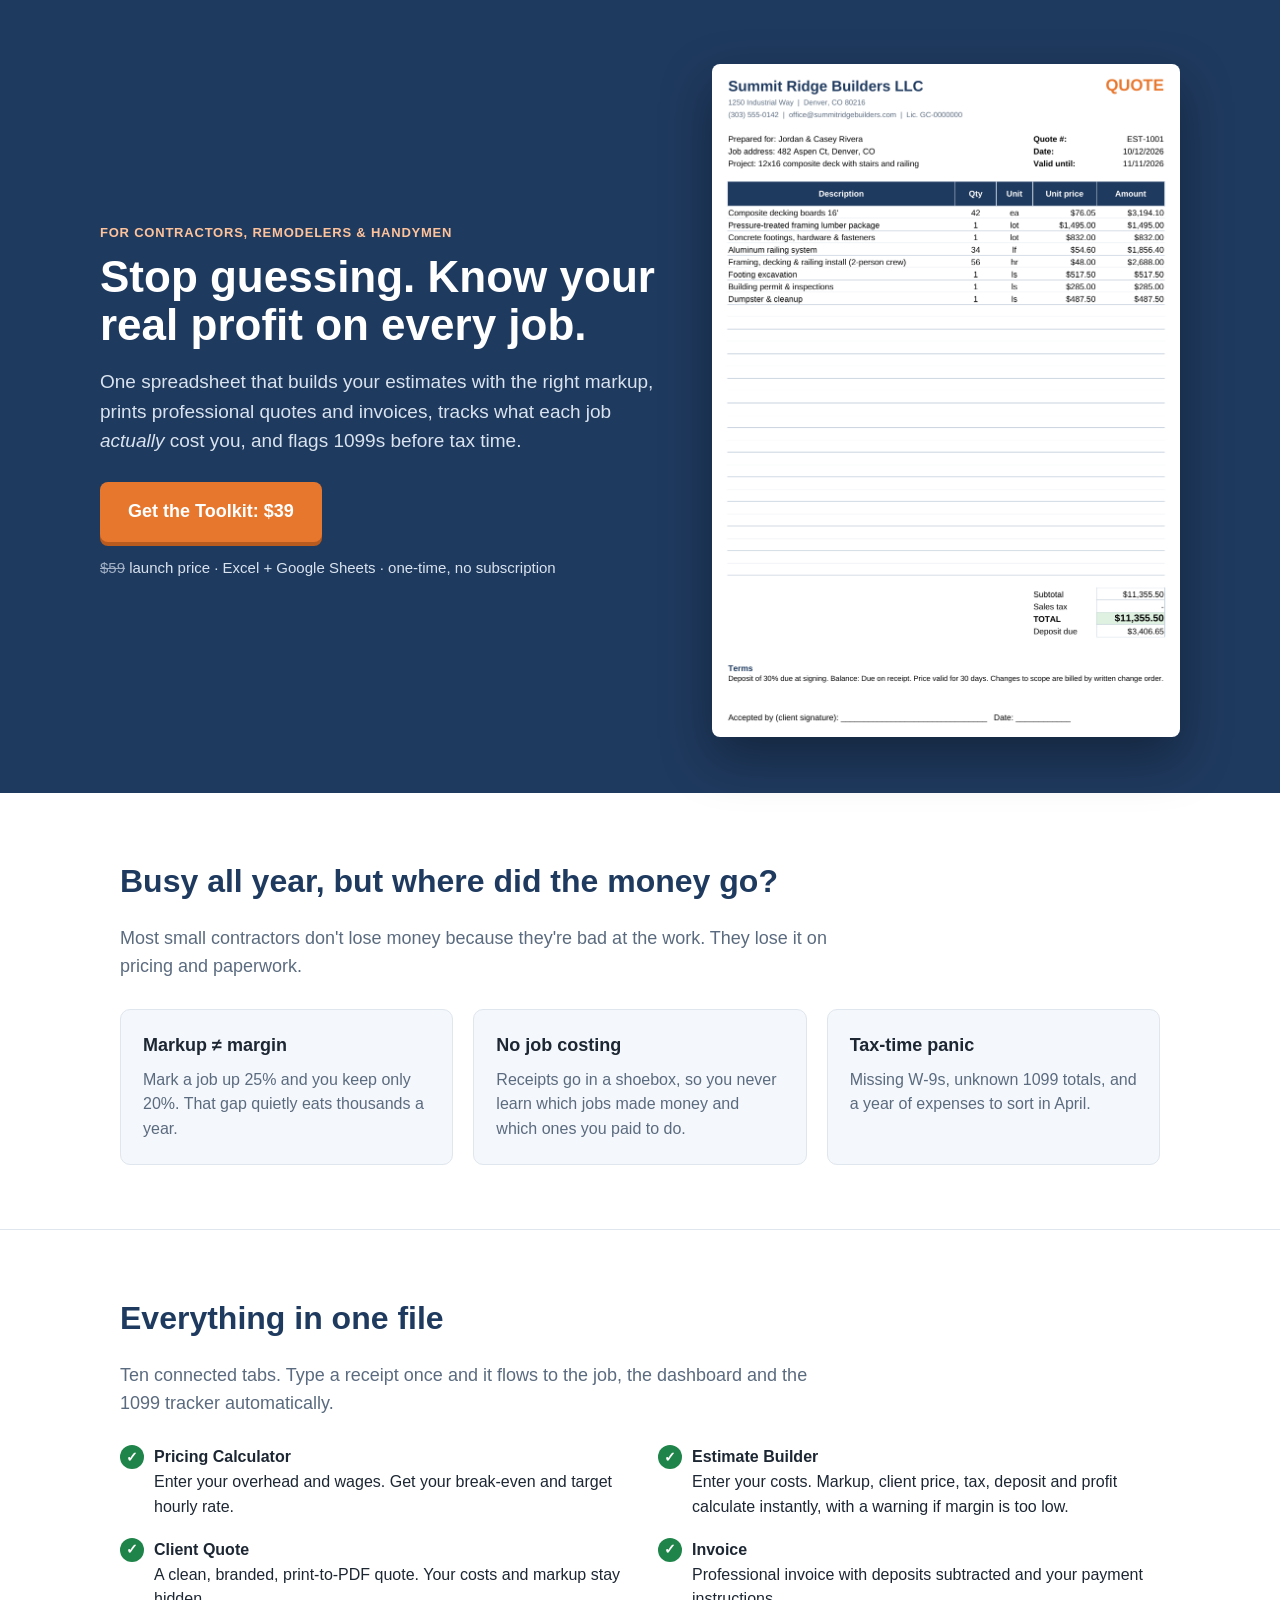
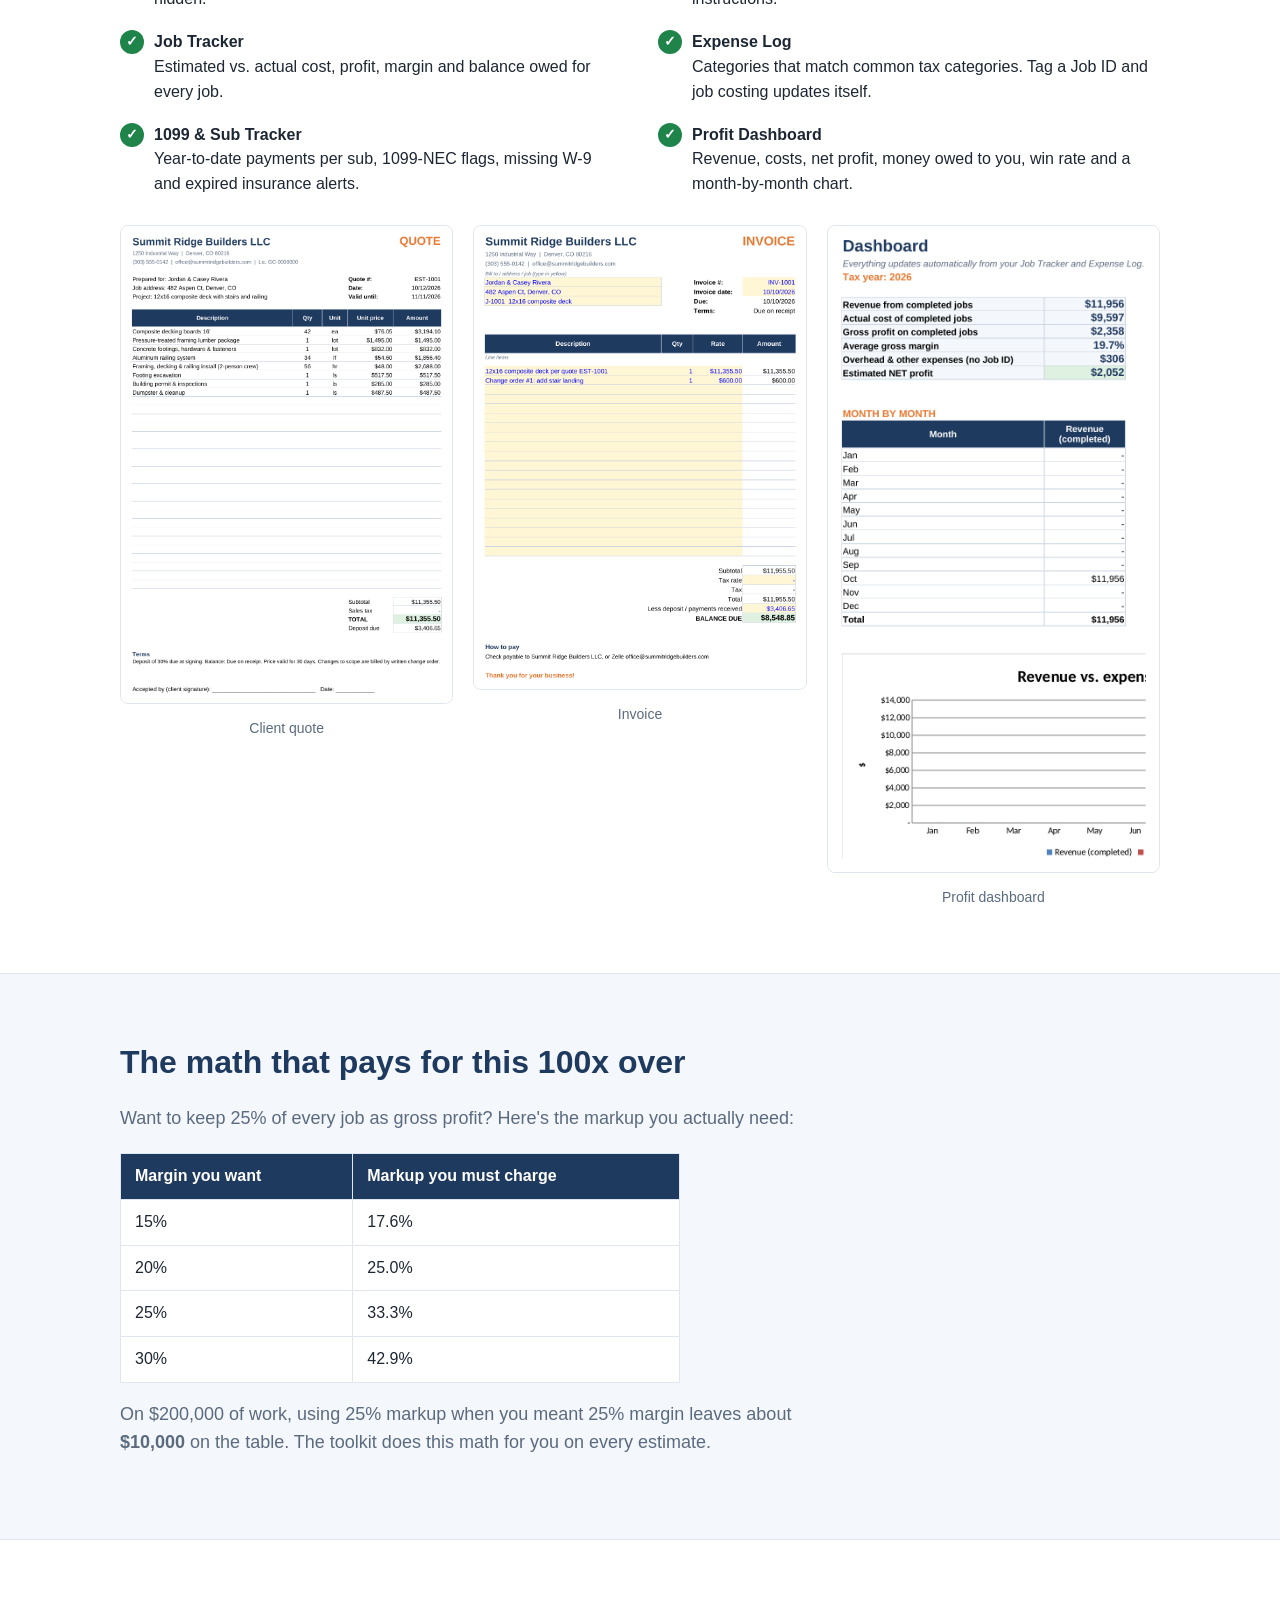
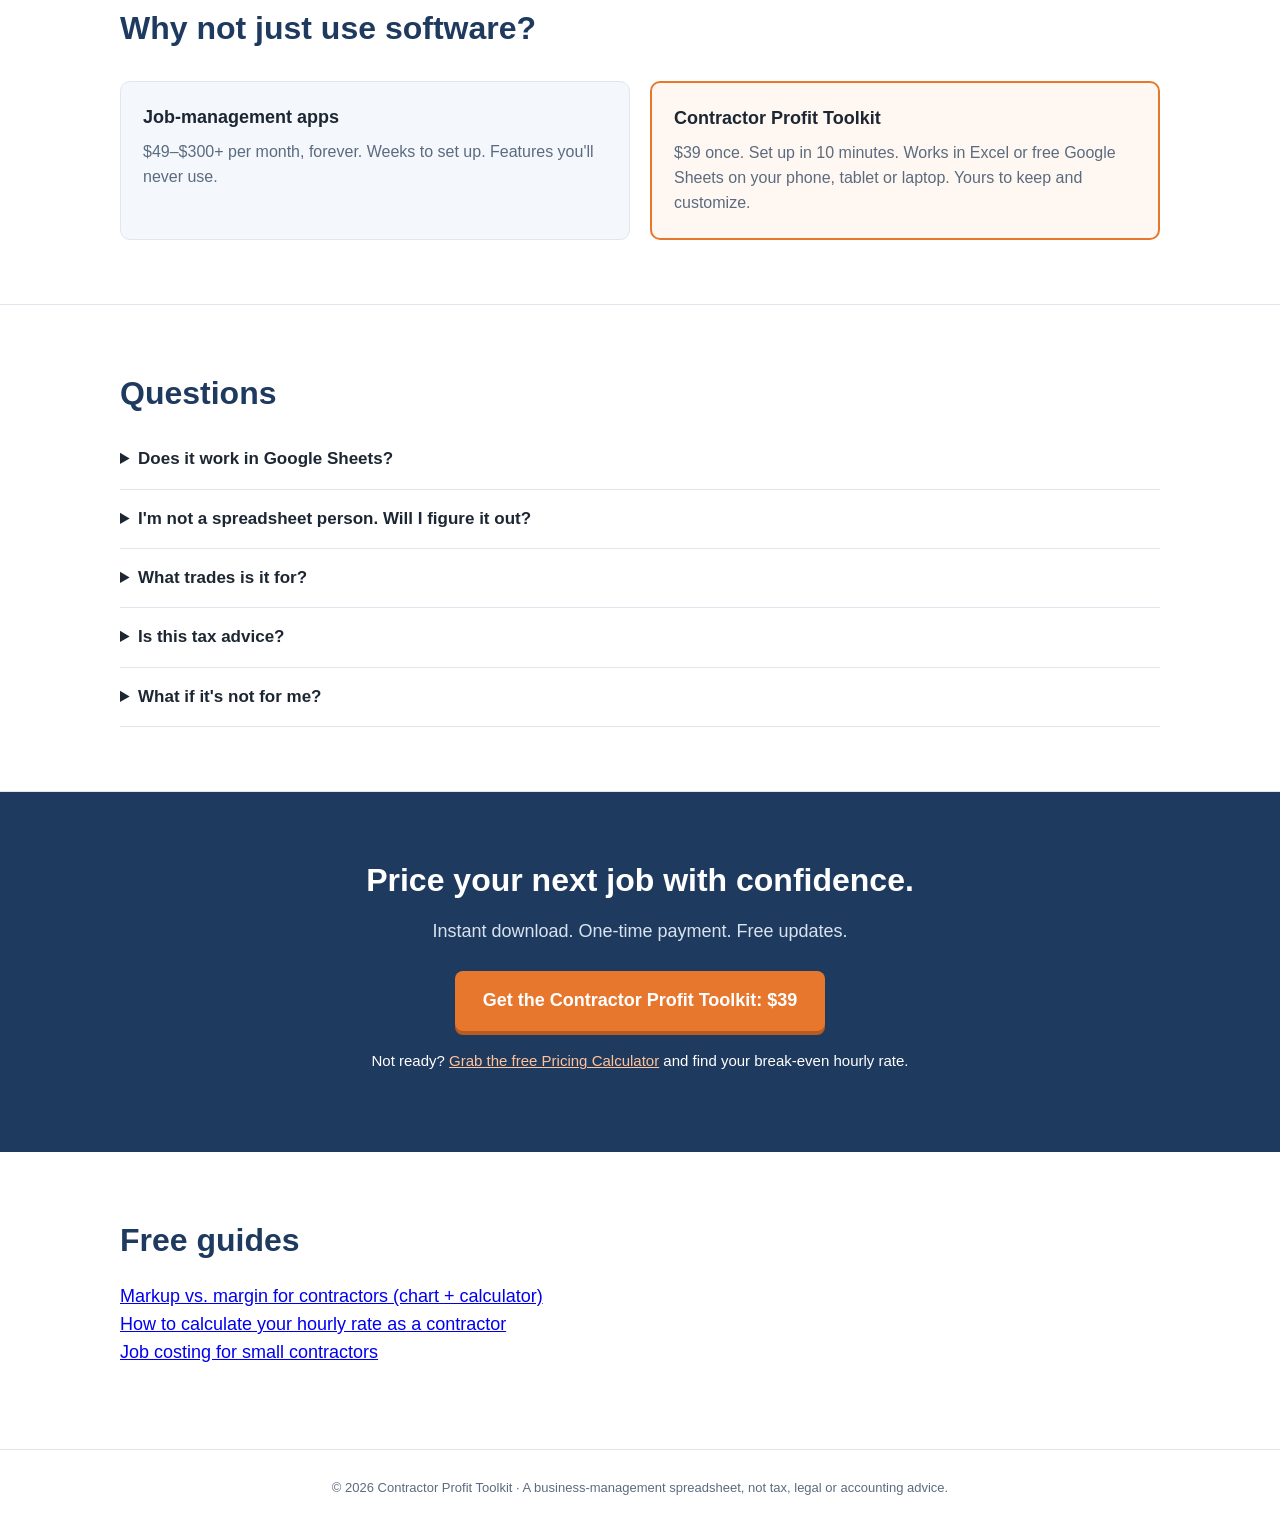
<file: index.html>
<!doctype html>
<html lang="en">
<head>
<meta charset="utf-8">
<meta name="viewport" content="width=device-width, initial-scale=1">
<title>Contractor Estimate &amp; Job Costing Spreadsheet (Excel + Google Sheets) | Contractor Profit Toolkit</title>
<meta name="description" content="Estimate builder with automatic markup, print-ready quotes and invoices, job costing, expense log, 1099 tracker and profit dashboard for contractors and handymen. Excel and Google Sheets. No monthly fee.">
<meta property="og:title" content="Contractor Profit Toolkit: know your real profit on every job">
<meta property="og:description" content="Estimates, quotes, invoices, job costing and 1099 tracking in one spreadsheet. Excel + Google Sheets. One-time price, no subscription.">
<meta property="og:image" content="img/cover.png">
<link rel="canonical" href="https://hoodmember.github.io/contractor-toolkit/">
<meta name="twitter:card" content="summary_large_image">
<style>
  :root{--navy:#1F3A5F;--orange:#E8772E;--ink:#1d2733;--muted:#5b6b7f;--bg:#ffffff;--soft:#f4f7fb;--line:#dfe6ee;--green:#1e8449}
  *{box-sizing:border-box}
  body{margin:0;font-family:-apple-system,BlinkMacSystemFont,"Segoe UI",Roboto,Arial,sans-serif;color:var(--ink);background:var(--bg);line-height:1.55}
  .wrap{max-width:1080px;margin:0 auto;padding:0 20px}
  header{background:var(--navy);color:#fff}
  .hero{display:grid;grid-template-columns:1.1fr .9fr;gap:40px;align-items:center;padding:64px 0 56px}
  .eyebrow{color:#ffc39b;font-weight:700;letter-spacing:.06em;text-transform:uppercase;font-size:13px}
  h1{font-size:44px;line-height:1.1;margin:10px 0 18px}
  .sub{font-size:19px;color:#d9e3ef;margin:0 0 26px}
  .btn{display:inline-block;background:var(--orange);color:#fff;text-decoration:none;font-weight:700;font-size:18px;padding:16px 28px;border-radius:8px;box-shadow:0 4px 0 #b95a1f}
  .btn:hover{filter:brightness(1.06)}
  .price{margin-top:14px;font-size:15px;color:#d9e3ef}
  .price s{opacity:.7}
  .hero img{width:100%;border-radius:8px;box-shadow:0 20px 50px rgba(0,0,0,.35);background:#fff}
  section{padding:64px 0;border-bottom:1px solid var(--line)}
  h2{font-size:32px;margin:0 0 12px;color:var(--navy)}
  .lead{font-size:18px;color:var(--muted);max-width:720px}
  .pain{display:grid;grid-template-columns:repeat(3,1fr);gap:20px;margin-top:28px}
  .card{background:var(--soft);border:1px solid var(--line);border-radius:10px;padding:22px}
  .card h3{margin:0 0 8px;font-size:18px}
  .card p{margin:0;color:var(--muted)}
  .feat{display:grid;grid-template-columns:repeat(2,1fr);gap:18px 36px;margin-top:28px}
  .feat div{padding-left:34px;position:relative}
  .feat div:before{content:"✓";position:absolute;left:0;top:0;color:#fff;background:var(--green);width:24px;height:24px;border-radius:50%;display:grid;place-items:center;font-weight:700;font-size:14px}
  .feat b{display:block}
  .shots{display:grid;grid-template-columns:repeat(3,1fr);gap:20px;margin-top:28px}
  .shots figure{margin:0}
  .shots img{width:100%;border:1px solid var(--line);border-radius:8px}
  .shots figcaption{font-size:14px;color:var(--muted);margin-top:6px;text-align:center}
  .math{background:var(--soft)}
  .math table{border-collapse:collapse;margin-top:20px;font-size:16px;width:100%;max-width:560px}
  .math td,.math th{border:1px solid var(--line);padding:10px 14px;text-align:left;background:#fff}
  .math th{background:var(--navy);color:#fff}
  .compare{display:grid;grid-template-columns:1fr 1fr;gap:20px;margin-top:28px}
  .compare .card.us{border:2px solid var(--orange);background:#fff7f1}
  .faq details{border-bottom:1px solid var(--line);padding:16px 0}
  .faq summary{font-weight:700;cursor:pointer;font-size:17px}
  .faq p{color:var(--muted);margin:10px 0 0}
  .final{text-align:center;background:var(--navy);color:#fff;border:0}
  .final h2{color:#fff}
  .final .lead{color:#d9e3ef;margin:0 auto 26px}
  .free{margin-top:18px;font-size:15px}
  .free a{color:#ffc39b}
  footer{padding:28px 0;color:var(--muted);font-size:13px;text-align:center}
  @media (max-width:820px){
    .hero{grid-template-columns:1fr;padding:44px 0}
    h1{font-size:34px}
    .pain,.shots,.feat,.compare{grid-template-columns:1fr}
  }
</style>
</head>
<body>
<header>
  <div class="wrap hero">
    <div>
      <div class="eyebrow">For contractors, remodelers &amp; handymen</div>
      <h1>Stop guessing. Know your real profit on every job.</h1>
      <p class="sub">One spreadsheet that builds your estimates with the right markup, prints professional quotes and invoices, tracks what each job <em>actually</em> cost you, and flags 1099s before tax time.</p>
      <a class="btn buy" href="#">Get the Toolkit: $39</a>
      <div class="price"><s>$59</s> launch price · Excel + Google Sheets · one-time, no subscription</div>
    </div>
    <img src="img/quote.png" alt="Print-ready client quote generated by the Contractor Profit Toolkit">
  </div>
</header>

<section>
  <div class="wrap">
    <h2>Busy all year, but where did the money go?</h2>
    <p class="lead">Most small contractors don't lose money because they're bad at the work. They lose it on pricing and paperwork.</p>
    <div class="pain">
      <div class="card"><h3>Markup ≠ margin</h3><p>Mark a job up 25% and you keep only 20%. That gap quietly eats thousands a year.</p></div>
      <div class="card"><h3>No job costing</h3><p>Receipts go in a shoebox, so you never learn which jobs made money and which ones you paid to do.</p></div>
      <div class="card"><h3>Tax-time panic</h3><p>Missing W-9s, unknown 1099 totals, and a year of expenses to sort in April.</p></div>
    </div>
  </div>
</section>

<section>
  <div class="wrap">
    <h2>Everything in one file</h2>
    <p class="lead">Ten connected tabs. Type a receipt once and it flows to the job, the dashboard and the 1099 tracker automatically.</p>
    <div class="feat">
      <div><b>Pricing Calculator</b>Enter your overhead and wages. Get your break-even and target hourly rate.</div>
      <div><b>Estimate Builder</b>Enter your costs. Markup, client price, tax, deposit and profit calculate instantly, with a warning if margin is too low.</div>
      <div><b>Client Quote</b>A clean, branded, print-to-PDF quote. Your costs and markup stay hidden.</div>
      <div><b>Invoice</b>Professional invoice with deposits subtracted and your payment instructions.</div>
      <div><b>Job Tracker</b>Estimated vs. actual cost, profit, margin and balance owed for every job.</div>
      <div><b>Expense Log</b>Categories that match common tax categories. Tag a Job ID and job costing updates itself.</div>
      <div><b>1099 &amp; Sub Tracker</b>Year-to-date payments per sub, 1099-NEC flags, missing W-9 and expired insurance alerts.</div>
      <div><b>Profit Dashboard</b>Revenue, costs, net profit, money owed to you, win rate and a month-by-month chart.</div>
    </div>
    <div class="shots">
      <figure><img src="img/quote.png" alt="Client quote" loading="lazy"><figcaption>Client quote</figcaption></figure>
      <figure><img src="img/invoice.png" alt="Invoice" loading="lazy"><figcaption>Invoice</figcaption></figure>
      <figure><img src="img/dashboard.png" alt="Profit dashboard" loading="lazy"><figcaption>Profit dashboard</figcaption></figure>
    </div>
  </div>
</section>

<section class="math">
  <div class="wrap">
    <h2>The math that pays for this 100x over</h2>
    <p class="lead">Want to keep 25% of every job as gross profit? Here's the markup you actually need:</p>
    <table>
      <tr><th>Margin you want</th><th>Markup you must charge</th></tr>
      <tr><td>15%</td><td>17.6%</td></tr>
      <tr><td>20%</td><td>25.0%</td></tr>
      <tr><td>25%</td><td>33.3%</td></tr>
      <tr><td>30%</td><td>42.9%</td></tr>
    </table>
    <p class="lead" style="margin-top:18px">On $200,000 of work, using 25% markup when you meant 25% margin leaves about <b>$10,000</b> on the table. The toolkit does this math for you on every estimate.</p>
  </div>
</section>

<section>
  <div class="wrap">
    <h2>Why not just use software?</h2>
    <div class="compare">
      <div class="card"><h3>Job-management apps</h3><p>$49–$300+ per month, forever. Weeks to set up. Features you'll never use.</p></div>
      <div class="card us"><h3>Contractor Profit Toolkit</h3><p>$39 once. Set up in 10 minutes. Works in Excel or free Google Sheets on your phone, tablet or laptop. Yours to keep and customize.</p></div>
    </div>
  </div>
</section>

<section class="faq">
  <div class="wrap">
    <h2>Questions</h2>
    <details><summary>Does it work in Google Sheets?</summary><p>Yes. Upload the file to Google Drive and open it with Google Sheets. Every formula, dropdown and chart works in both Google Sheets and Microsoft Excel.</p></details>
    <details><summary>I'm not a spreadsheet person. Will I figure it out?</summary><p>Yellow cells are where you type; everything else is automatic. It comes filled in with a sample deck job so you can see how it all connects before you enter your own.</p></details>
    <details><summary>What trades is it for?</summary><p>General contractors, remodelers, handymen, deck and fence builders, painters, flooring, roofing, landscaping, electricians, plumbers. Anyone who quotes jobs from materials, labor and subs.</p></details>
    <details><summary>Is this tax advice?</summary><p>No. It organizes your numbers so your accountant (or you) can file faster. The 1099 threshold is editable because tax rules change. Confirm specifics with a tax professional.</p></details>
    <details><summary>What if it's not for me?</summary><p>Email within 30 days and you'll get a full refund. No hard feelings.</p></details>
  </div>
</section>

<section class="final">
  <div class="wrap">
    <h2>Price your next job with confidence.</h2>
    <p class="lead">Instant download. One-time payment. Free updates.</p>
    <a class="btn buy" href="#">Get the Contractor Profit Toolkit: $39</a>
    <p class="free">Not ready? <a class="freelink" href="#">Grab the free Pricing Calculator</a> and find your break-even hourly rate.</p>
  </div>
</section>

<section>
  <div class="wrap">
    <h2>Free guides</h2>
    <p class="lead"><a href="guides/markup-vs-margin.html">Markup vs. margin for contractors (chart + calculator)</a><br>
    <a href="guides/contractor-hourly-rate.html">How to calculate your hourly rate as a contractor</a><br>
    <a href="guides/job-costing.html">Job costing for small contractors</a></p>
  </div>
</section>

<footer>
  <div class="wrap">© 2026 Contractor Profit Toolkit · A business-management spreadsheet, not tax, legal or accounting advice.</div>
</footer>

<script>
  // Set these after creating the Gumroad products.
  var BUY_URL = "https://linko42.gumroad.com/l/Contractor-toolkit";
  var FREE_URL = "https://linko42.gumroad.com/l/Free-version";
  document.querySelectorAll("a.buy").forEach(function (a) { a.href = BUY_URL; });
  document.querySelectorAll("a.freelink").forEach(function (a) { a.href = FREE_URL; });
</script>
</body>
</html>
</file>
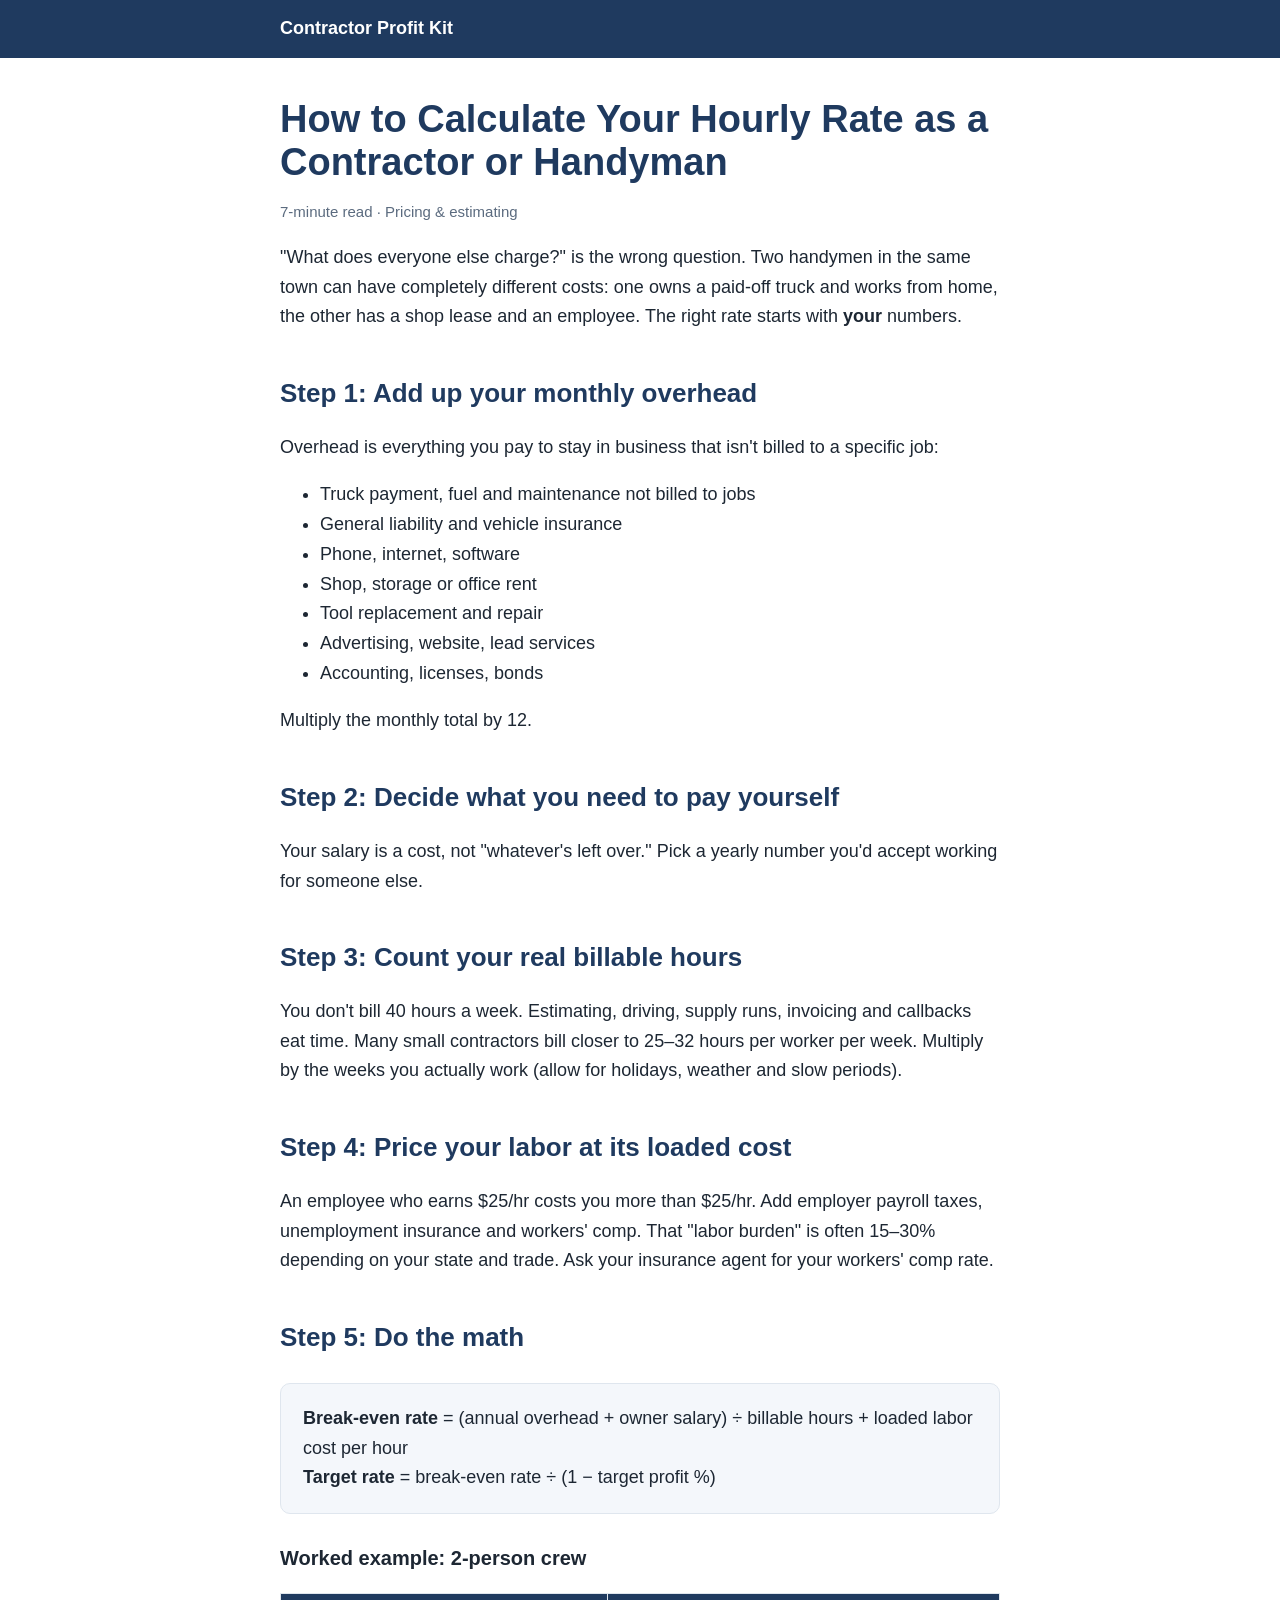
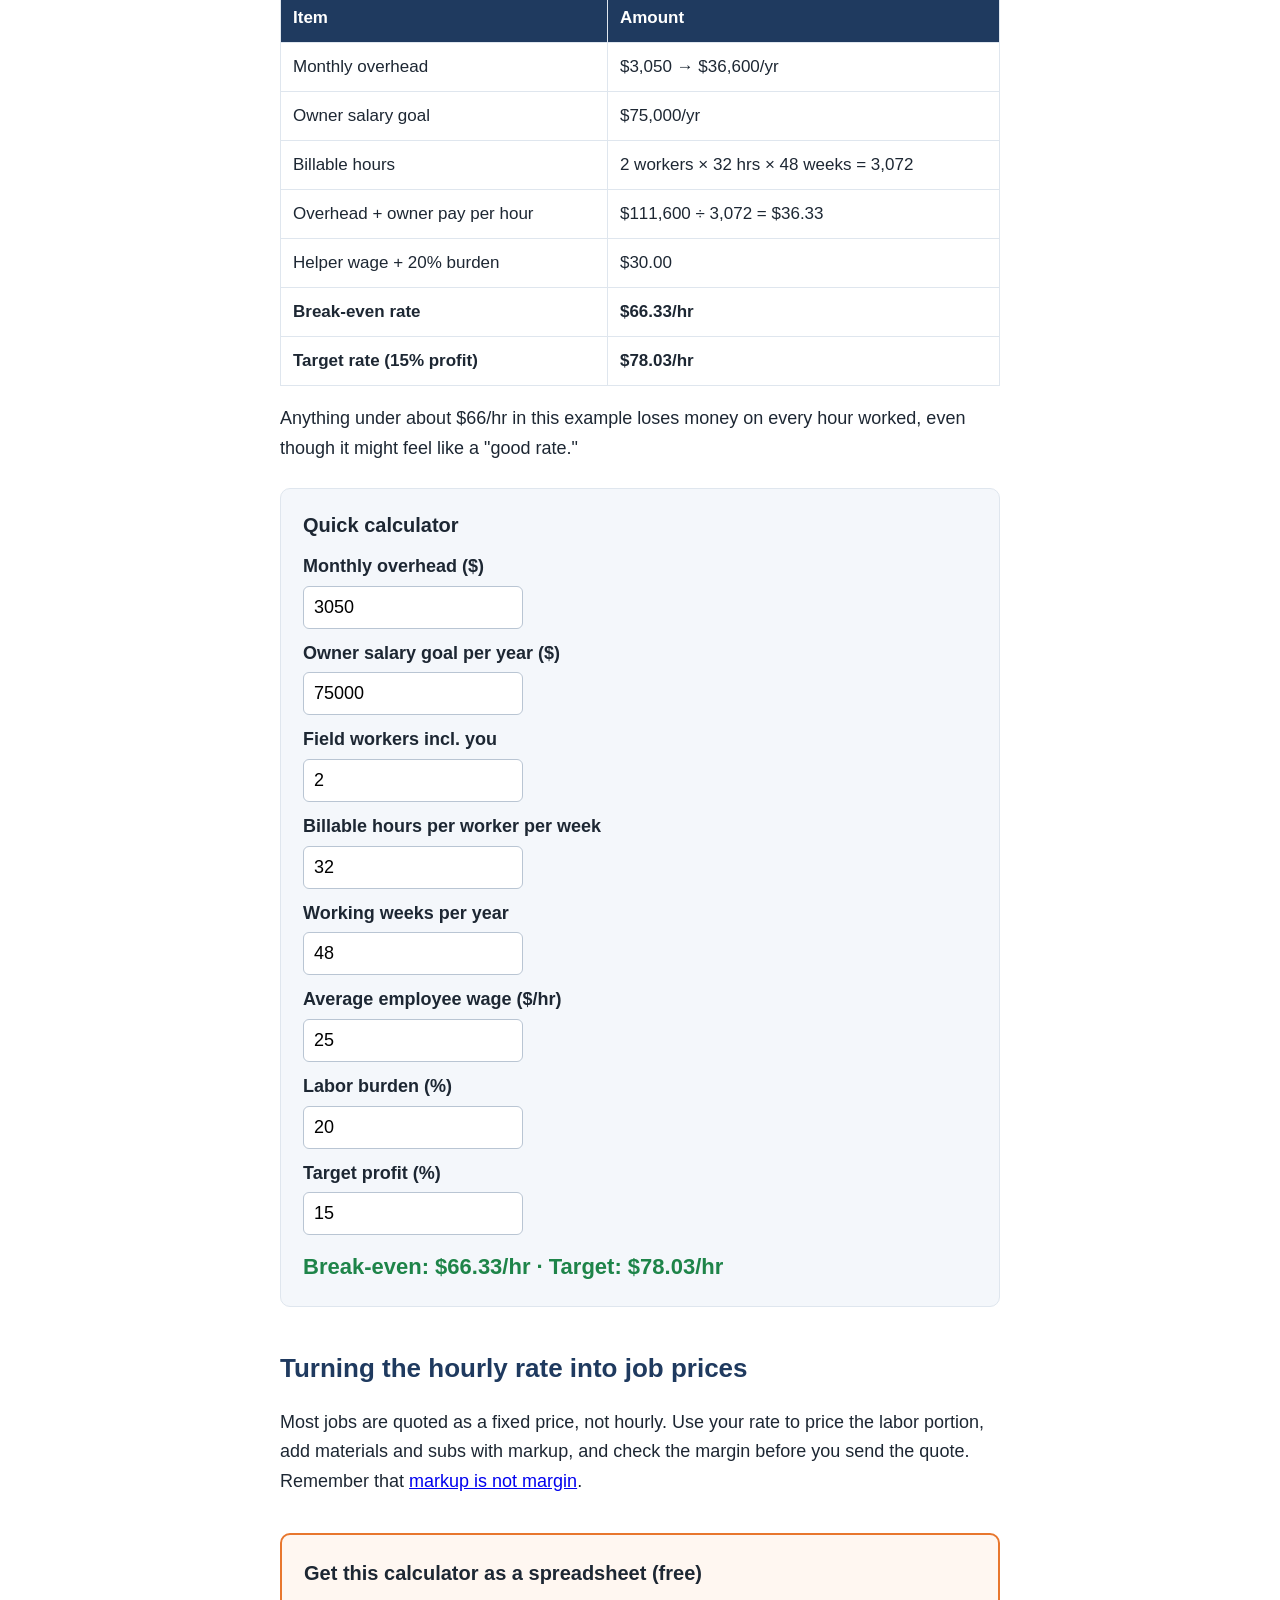
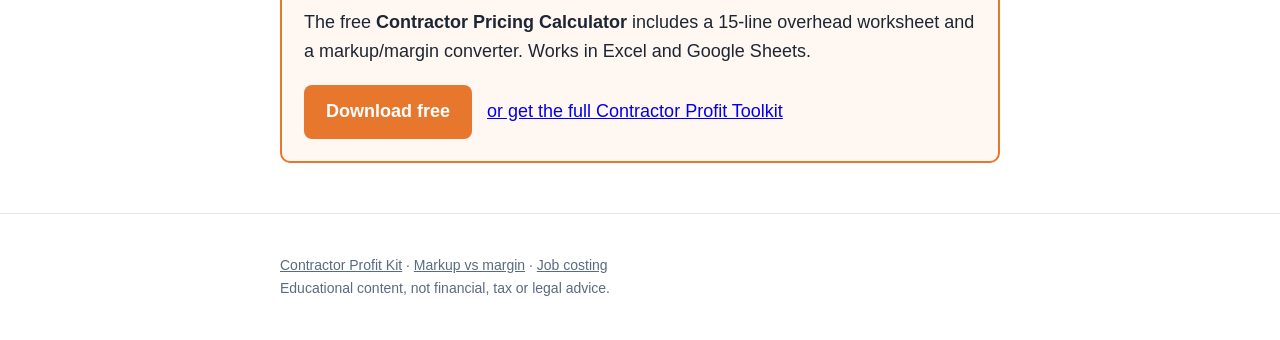
<file: guides/contractor-hourly-rate.html>
<!doctype html>
<html lang="en">
<head>
<meta charset="utf-8">
<meta name="viewport" content="width=device-width, initial-scale=1">
<title>How to Calculate Your Hourly Rate as a Contractor or Handyman (Free Calculator)</title>
<meta name="description" content="Step-by-step: add up your overhead, owner pay and labor burden to find your break-even and target hourly rate as a contractor or handyman. Includes a free calculator.">
<link rel="canonical" href="https://hoodmember.github.io/contractor-toolkit/guides/contractor-hourly-rate.html">
<link rel="stylesheet" href="style.css">
</head>
<body>
<div class="top"><div class="wrap"><a href="../">Contractor Profit Kit</a></div></div>
<main class="wrap">
<h1>How to Calculate Your Hourly Rate as a Contractor or Handyman</h1>
<p class="meta">7-minute read · Pricing & estimating</p>

<p>"What does everyone else charge?" is the wrong question. Two handymen in the same town can have completely different costs: one owns a paid-off truck and works from home, the other has a shop lease and an employee. The right rate starts with <b>your</b> numbers.</p>

<h2>Step 1: Add up your monthly overhead</h2>
<p>Overhead is everything you pay to stay in business that isn't billed to a specific job:</p>
<ul>
<li>Truck payment, fuel and maintenance not billed to jobs</li>
<li>General liability and vehicle insurance</li>
<li>Phone, internet, software</li>
<li>Shop, storage or office rent</li>
<li>Tool replacement and repair</li>
<li>Advertising, website, lead services</li>
<li>Accounting, licenses, bonds</li>
</ul>
<p>Multiply the monthly total by 12.</p>

<h2>Step 2: Decide what you need to pay yourself</h2>
<p>Your salary is a cost, not "whatever's left over." Pick a yearly number you'd accept working for someone else.</p>

<h2>Step 3: Count your real billable hours</h2>
<p>You don't bill 40 hours a week. Estimating, driving, supply runs, invoicing and callbacks eat time. Many small contractors bill closer to 25–32 hours per worker per week. Multiply by the weeks you actually work (allow for holidays, weather and slow periods).</p>

<h2>Step 4: Price your labor at its loaded cost</h2>
<p>An employee who earns $25/hr costs you more than $25/hr. Add employer payroll taxes, unemployment insurance and workers' comp. That "labor burden" is often 15–30% depending on your state and trade. Ask your insurance agent for your workers' comp rate.</p>

<h2>Step 5: Do the math</h2>
<div class="box">
<p style="margin:0"><b>Break-even rate</b> = (annual overhead + owner salary) ÷ billable hours + loaded labor cost per hour<br>
<b>Target rate</b> = break-even rate ÷ (1 − target profit %)</p>
</div>

<h3>Worked example: 2-person crew</h3>
<table>
<tr><th>Item</th><th>Amount</th></tr>
<tr><td>Monthly overhead</td><td>$3,050 → $36,600/yr</td></tr>
<tr><td>Owner salary goal</td><td>$75,000/yr</td></tr>
<tr><td>Billable hours</td><td>2 workers × 32 hrs × 48 weeks = 3,072</td></tr>
<tr><td>Overhead + owner pay per hour</td><td>$111,600 ÷ 3,072 = $36.33</td></tr>
<tr><td>Helper wage + 20% burden</td><td>$30.00</td></tr>
<tr><td><b>Break-even rate</b></td><td><b>$66.33/hr</b></td></tr>
<tr><td><b>Target rate (15% profit)</b></td><td><b>$78.03/hr</b></td></tr>
</table>
<p>Anything under about $66/hr in this example loses money on every hour worked, even though it might feel like a "good rate."</p>

<div class="box calc">
<h3 style="margin-top:0">Quick calculator</h3>
<label for="oh">Monthly overhead ($)</label><input id="oh" type="number" value="3050">
<label for="sal">Owner salary goal per year ($)</label><input id="sal" type="number" value="75000">
<label for="wk">Field workers incl. you</label><input id="wk" type="number" value="2">
<label for="hr">Billable hours per worker per week</label><input id="hr" type="number" value="32">
<label for="wks">Working weeks per year</label><input id="wks" type="number" value="48">
<label for="wage">Average employee wage ($/hr)</label><input id="wage" type="number" value="25">
<label for="bur">Labor burden (%)</label><input id="bur" type="number" value="20">
<label for="pr">Target profit (%)</label><input id="pr" type="number" value="15">
<div class="out" id="out"></div>
</div>

<h2>Turning the hourly rate into job prices</h2>
<p>Most jobs are quoted as a fixed price, not hourly. Use your rate to price the labor portion, add materials and subs with markup, and check the margin before you send the quote. Remember that <a href="markup-vs-margin.html">markup is not margin</a>.</p>

<div class="cta">
<h3>Get this calculator as a spreadsheet (free)</h3>
<p>The free <b>Contractor Pricing Calculator</b> includes a 15-line overhead worksheet and a markup/margin converter. Works in Excel and Google Sheets.</p>
<a class="btn" href="https://linko42.gumroad.com/l/Free-version">Download free</a>
&nbsp; <a href="https://linko42.gumroad.com/l/Contractor-toolkit">or get the full Contractor Profit Toolkit</a>
</div>
</main>
<footer><div class="wrap"><a href="../">Contractor Profit Kit</a> · <a href="markup-vs-margin.html">Markup vs margin</a> · <a href="job-costing.html">Job costing</a><br>Educational content, not financial, tax or legal advice.</div></footer>
<script>
function v(id){return parseFloat(document.getElementById(id).value)||0}
function fmt(n){return n.toLocaleString("en-US",{style:"currency",currency:"USD",minimumFractionDigits:2,maximumFractionDigits:2})}
function calc(){
  var hrs=v("wk")*v("hr")*v("wks"), o=document.getElementById("out");
  if(hrs<=0){o.textContent="Enter workers, hours and weeks.";return}
  var be=(v("oh")*12+v("sal"))/hrs + v("wage")*(1+v("bur")/100);
  var p=v("pr")/100;
  if(p>=1){o.textContent="Profit must be under 100%.";return}
  o.innerHTML="Break-even: "+fmt(be)+"/hr · Target: "+fmt(be/(1-p))+"/hr";
}
document.querySelectorAll(".calc input").forEach(function(i){i.addEventListener("input",calc)});
calc();
</script>
</body>
</html>
</file>
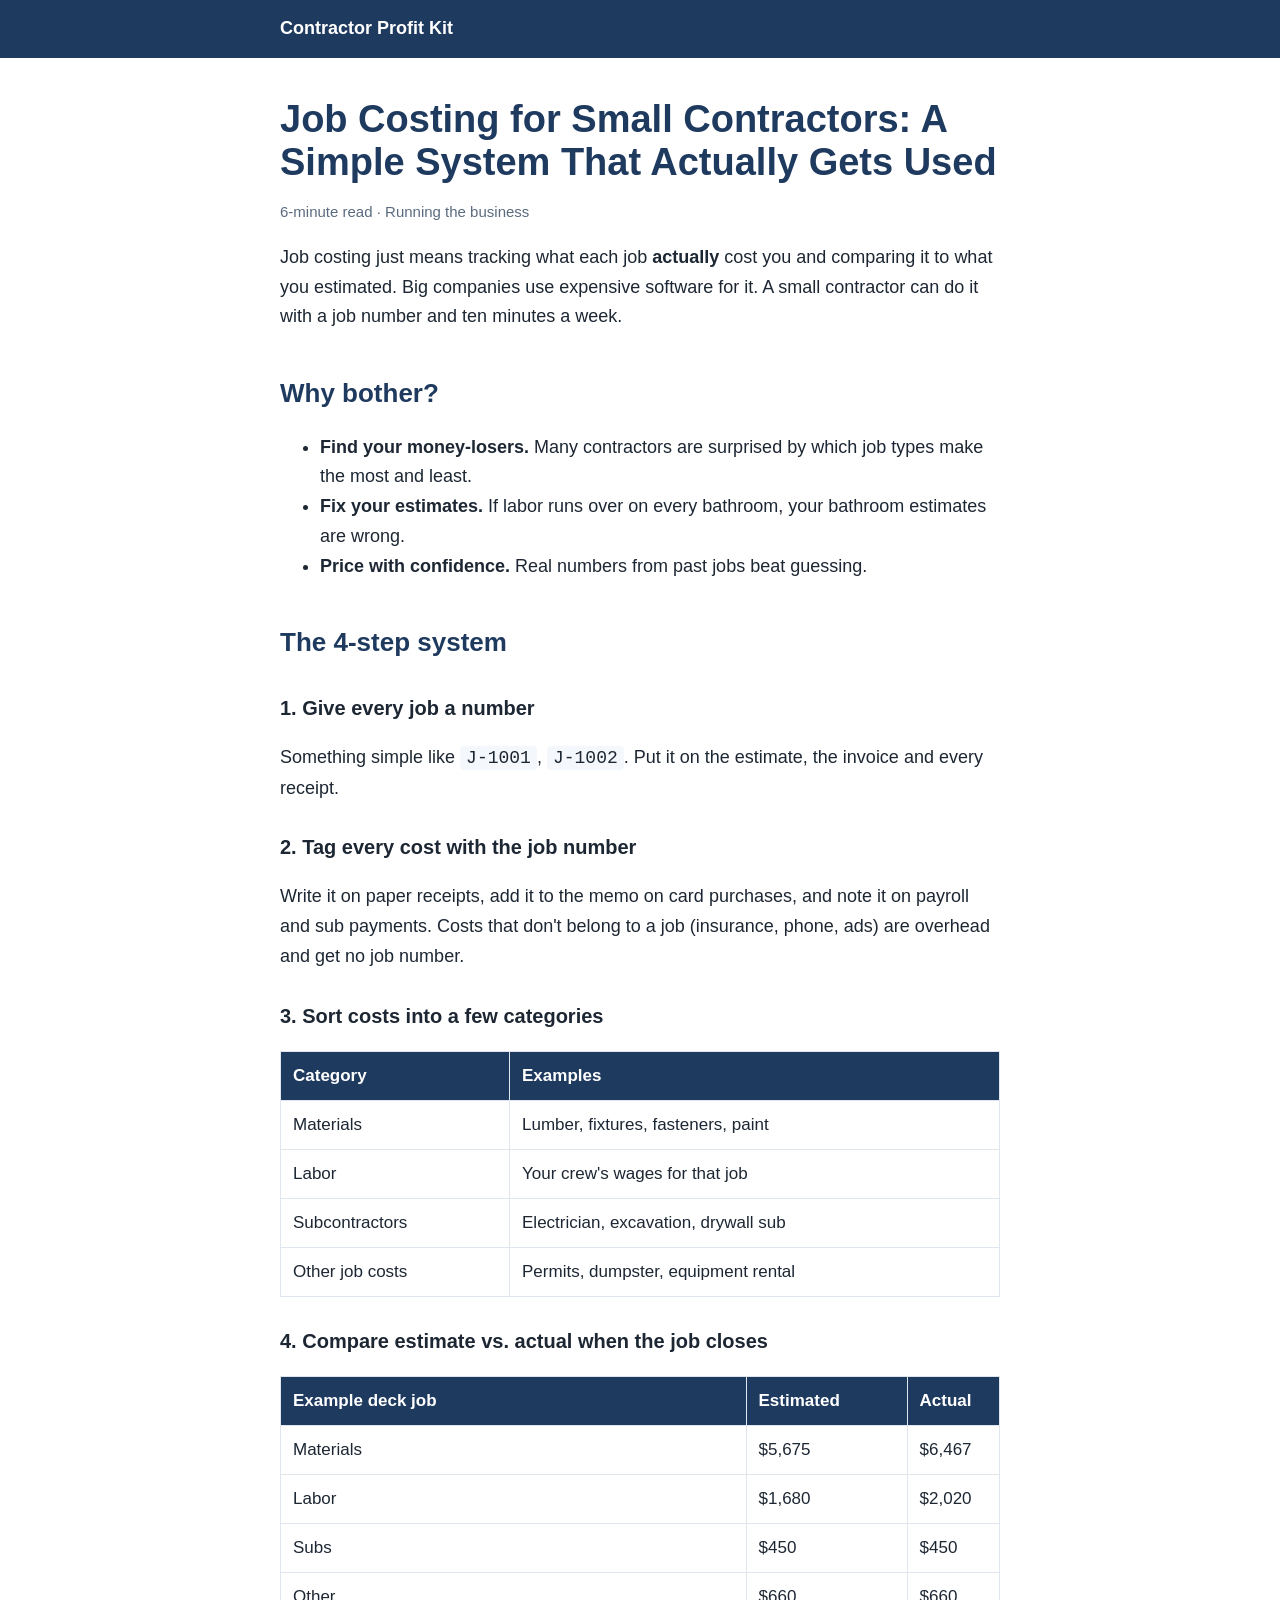
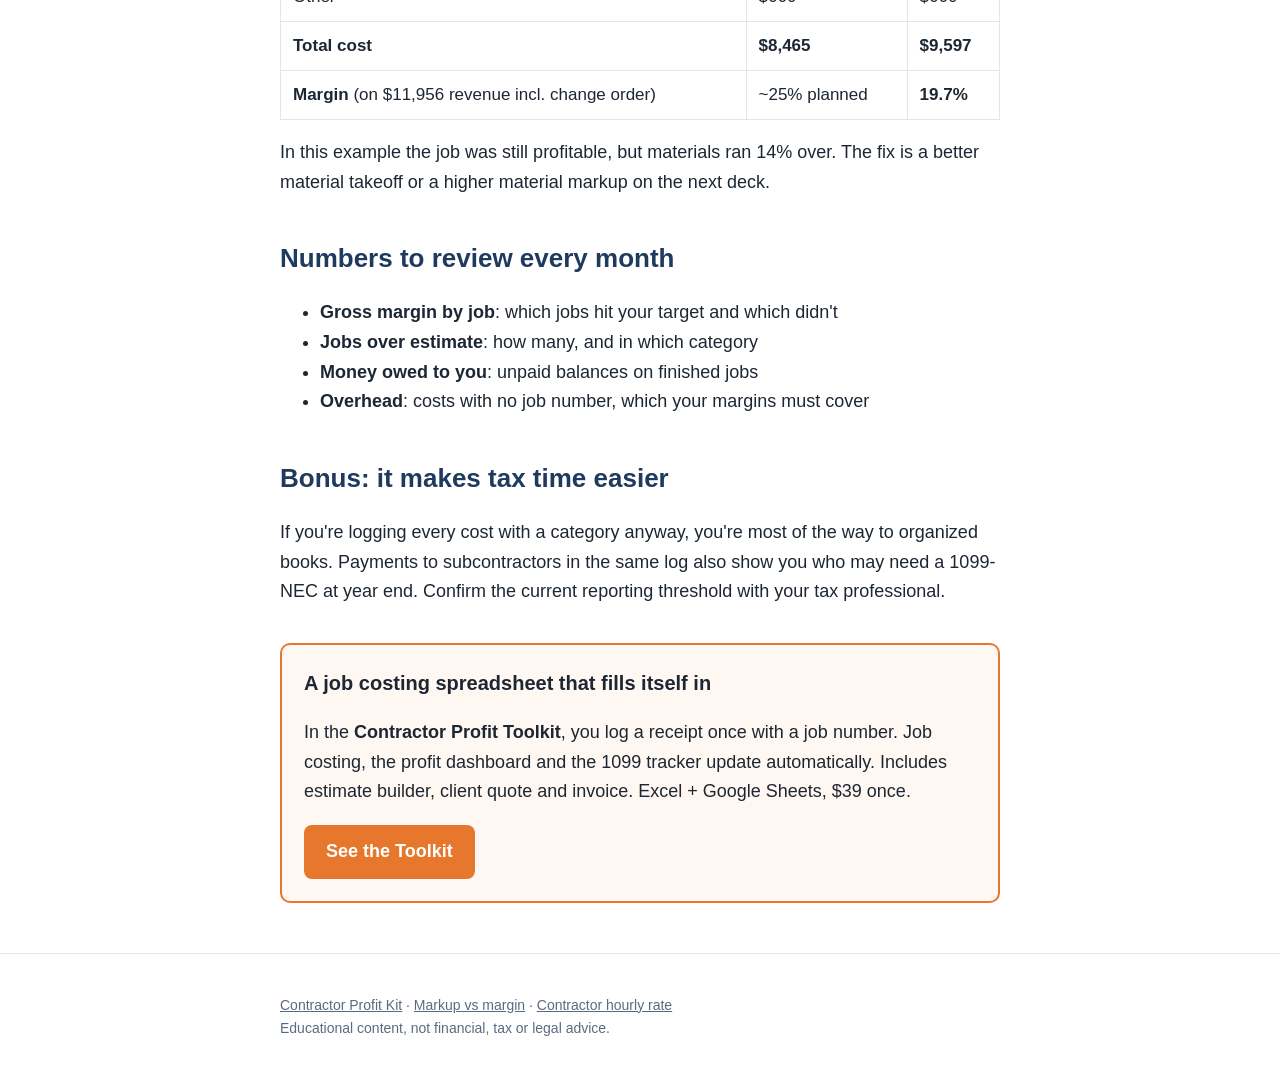
<file: guides/job-costing.html>
<!doctype html>
<html lang="en">
<head>
<meta charset="utf-8">
<meta name="viewport" content="width=device-width, initial-scale=1">
<title>Job Costing for Small Contractors: A Simple System That Works</title>
<meta name="description" content="A simple job costing system for small contractors and handymen: job numbers, receipt tagging, estimated vs. actual cost, and the numbers to review after every job.">
<link rel="canonical" href="https://hoodmember.github.io/contractor-toolkit/guides/job-costing.html">
<link rel="stylesheet" href="style.css">
</head>
<body>
<div class="top"><div class="wrap"><a href="../">Contractor Profit Kit</a></div></div>
<main class="wrap">
<h1>Job Costing for Small Contractors: A Simple System That Actually Gets Used</h1>
<p class="meta">6-minute read · Running the business</p>

<p>Job costing just means tracking what each job <b>actually</b> cost you and comparing it to what you estimated. Big companies use expensive software for it. A small contractor can do it with a job number and ten minutes a week.</p>

<h2>Why bother?</h2>
<ul>
<li><b>Find your money-losers.</b> Many contractors are surprised by which job types make the most and least.</li>
<li><b>Fix your estimates.</b> If labor runs over on every bathroom, your bathroom estimates are wrong.</li>
<li><b>Price with confidence.</b> Real numbers from past jobs beat guessing.</li>
</ul>

<h2>The 4-step system</h2>
<h3>1. Give every job a number</h3>
<p>Something simple like <code>J-1001</code>, <code>J-1002</code>. Put it on the estimate, the invoice and every receipt.</p>

<h3>2. Tag every cost with the job number</h3>
<p>Write it on paper receipts, add it to the memo on card purchases, and note it on payroll and sub payments. Costs that don't belong to a job (insurance, phone, ads) are overhead and get no job number.</p>

<h3>3. Sort costs into a few categories</h3>
<table>
<tr><th>Category</th><th>Examples</th></tr>
<tr><td>Materials</td><td>Lumber, fixtures, fasteners, paint</td></tr>
<tr><td>Labor</td><td>Your crew's wages for that job</td></tr>
<tr><td>Subcontractors</td><td>Electrician, excavation, drywall sub</td></tr>
<tr><td>Other job costs</td><td>Permits, dumpster, equipment rental</td></tr>
</table>

<h3>4. Compare estimate vs. actual when the job closes</h3>
<table>
<tr><th>Example deck job</th><th>Estimated</th><th>Actual</th></tr>
<tr><td>Materials</td><td>$5,675</td><td>$6,467</td></tr>
<tr><td>Labor</td><td>$1,680</td><td>$2,020</td></tr>
<tr><td>Subs</td><td>$450</td><td>$450</td></tr>
<tr><td>Other</td><td>$660</td><td>$660</td></tr>
<tr><td><b>Total cost</b></td><td><b>$8,465</b></td><td><b>$9,597</b></td></tr>
<tr><td><b>Margin</b> (on $11,956 revenue incl. change order)</td><td>~25% planned</td><td><b>19.7%</b></td></tr>
</table>
<p>In this example the job was still profitable, but materials ran 14% over. The fix is a better material takeoff or a higher material markup on the next deck.</p>

<h2>Numbers to review every month</h2>
<ul>
<li><b>Gross margin by job</b>: which jobs hit your target and which didn't</li>
<li><b>Jobs over estimate</b>: how many, and in which category</li>
<li><b>Money owed to you</b>: unpaid balances on finished jobs</li>
<li><b>Overhead</b>: costs with no job number, which your margins must cover</li>
</ul>

<h2>Bonus: it makes tax time easier</h2>
<p>If you're logging every cost with a category anyway, you're most of the way to organized books. Payments to subcontractors in the same log also show you who may need a 1099-NEC at year end. Confirm the current reporting threshold with your tax professional.</p>

<div class="cta">
<h3>A job costing spreadsheet that fills itself in</h3>
<p>In the <b>Contractor Profit Toolkit</b>, you log a receipt once with a job number. Job costing, the profit dashboard and the 1099 tracker update automatically. Includes estimate builder, client quote and invoice. Excel + Google Sheets, $39 once.</p>
<a class="btn" href="https://linko42.gumroad.com/l/Contractor-toolkit">See the Toolkit</a>
</div>
</main>
<footer><div class="wrap"><a href="../">Contractor Profit Kit</a> · <a href="markup-vs-margin.html">Markup vs margin</a> · <a href="contractor-hourly-rate.html">Contractor hourly rate</a><br>Educational content, not financial, tax or legal advice.</div></footer>
</body>
</html>
</file>
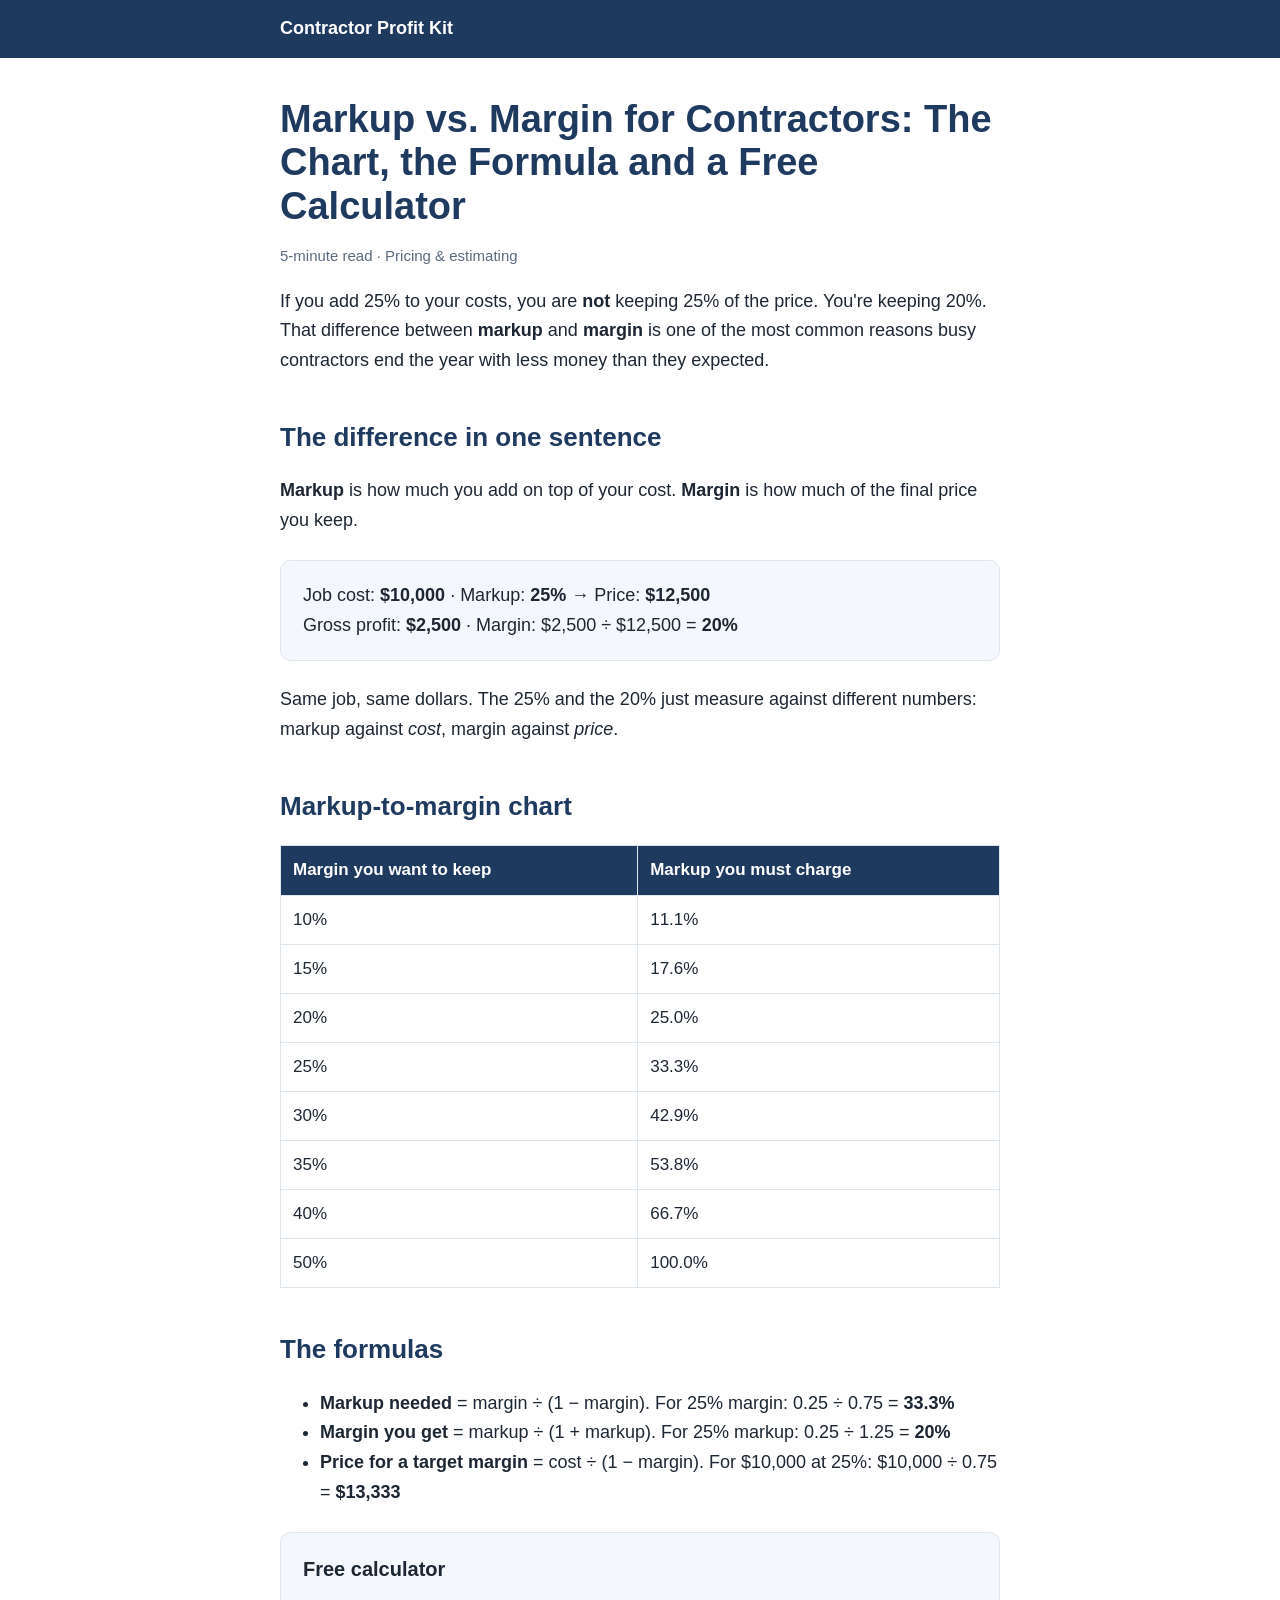
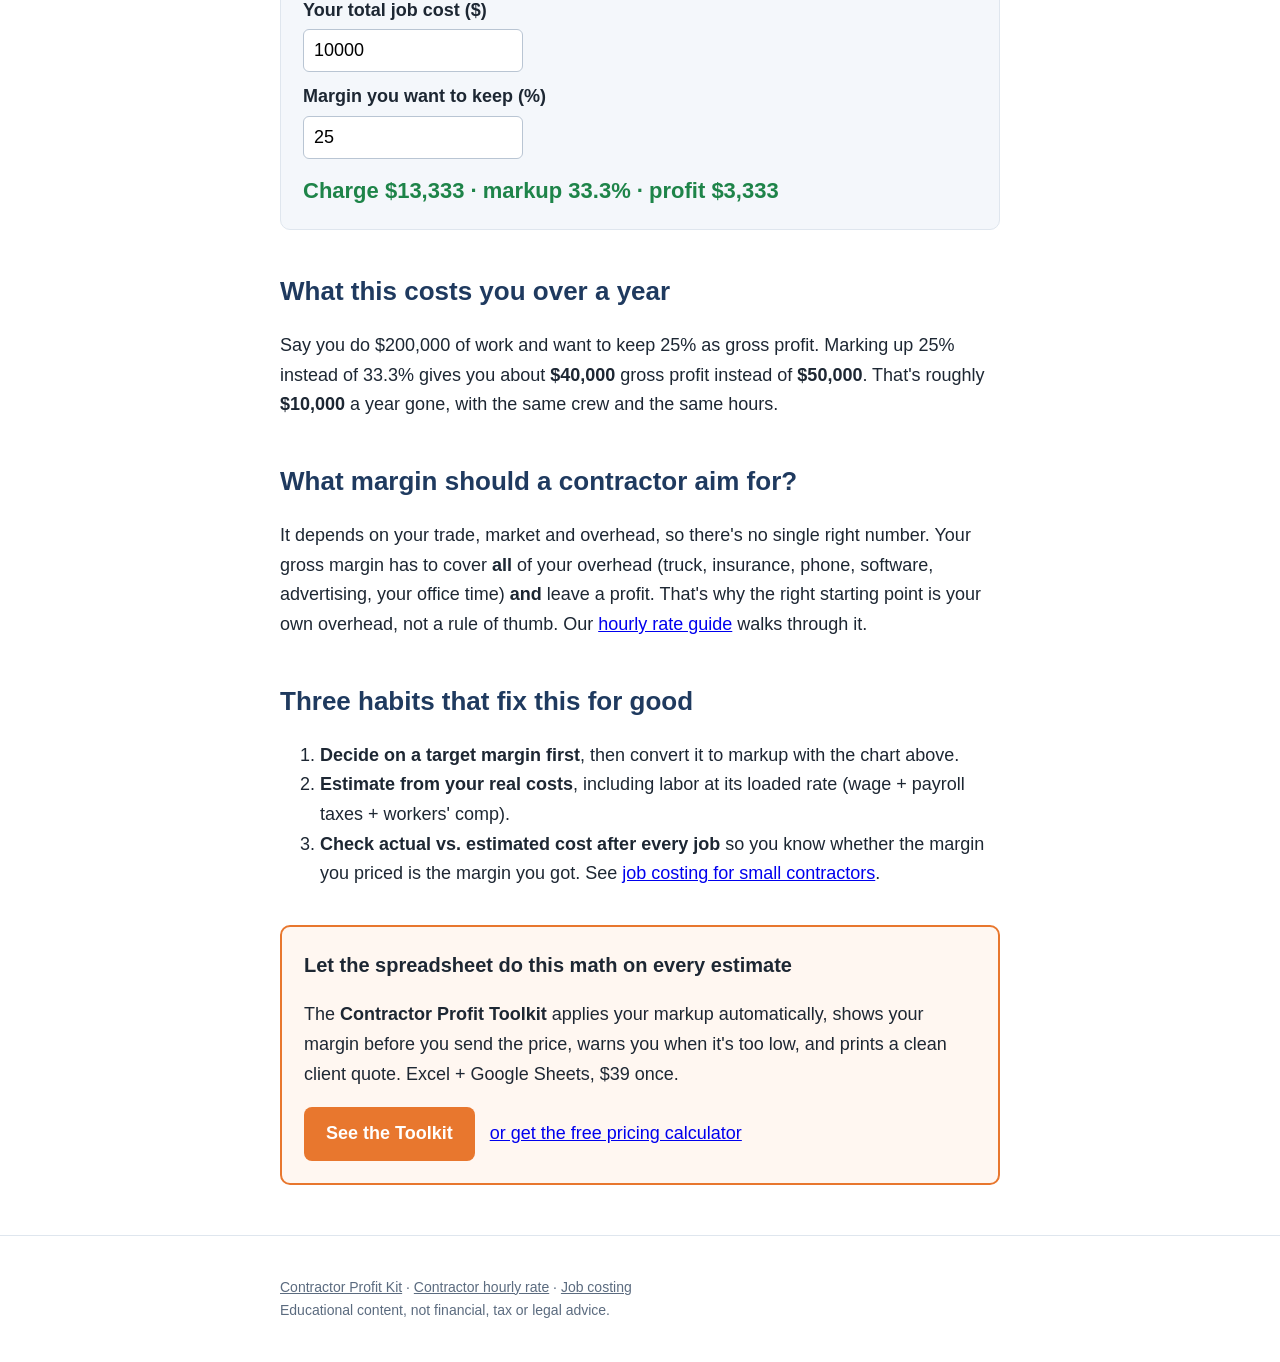
<file: guides/markup-vs-margin.html>
<!doctype html>
<html lang="en">
<head>
<meta charset="utf-8">
<meta name="viewport" content="width=device-width, initial-scale=1">
<title>Markup vs Margin for Contractors: Chart + Free Calculator</title>
<meta name="description" content="Markup and margin are not the same. See the markup-to-margin chart every contractor needs, the formula, and a free calculator to price jobs for the profit you actually want.">
<link rel="canonical" href="https://hoodmember.github.io/contractor-toolkit/guides/markup-vs-margin.html">
<link rel="stylesheet" href="style.css">
</head>
<body>
<div class="top"><div class="wrap"><a href="../">Contractor Profit Kit</a></div></div>
<main class="wrap">
<h1>Markup vs. Margin for Contractors: The Chart, the Formula and a Free Calculator</h1>
<p class="meta">5-minute read · Pricing & estimating</p>

<p>If you add 25% to your costs, you are <b>not</b> keeping 25% of the price. You're keeping 20%. That difference between <b>markup</b> and <b>margin</b> is one of the most common reasons busy contractors end the year with less money than they expected.</p>

<h2>The difference in one sentence</h2>
<p><b>Markup</b> is how much you add on top of your cost. <b>Margin</b> is how much of the final price you keep.</p>
<div class="box">
<p style="margin:0">Job cost: <b>$10,000</b> · Markup: <b>25%</b> → Price: <b>$12,500</b><br>
Gross profit: <b>$2,500</b> · Margin: $2,500 ÷ $12,500 = <b>20%</b></p>
</div>
<p>Same job, same dollars. The 25% and the 20% just measure against different numbers: markup against <i>cost</i>, margin against <i>price</i>.</p>

<h2>Markup-to-margin chart</h2>
<table>
<tr><th>Margin you want to keep</th><th>Markup you must charge</th></tr>
<tr><td>10%</td><td>11.1%</td></tr>
<tr><td>15%</td><td>17.6%</td></tr>
<tr><td>20%</td><td>25.0%</td></tr>
<tr><td>25%</td><td>33.3%</td></tr>
<tr><td>30%</td><td>42.9%</td></tr>
<tr><td>35%</td><td>53.8%</td></tr>
<tr><td>40%</td><td>66.7%</td></tr>
<tr><td>50%</td><td>100.0%</td></tr>
</table>

<h2>The formulas</h2>
<ul>
<li><b>Markup needed</b> = margin ÷ (1 − margin). For 25% margin: 0.25 ÷ 0.75 = <b>33.3%</b></li>
<li><b>Margin you get</b> = markup ÷ (1 + markup). For 25% markup: 0.25 ÷ 1.25 = <b>20%</b></li>
<li><b>Price for a target margin</b> = cost ÷ (1 − margin). For $10,000 at 25%: $10,000 ÷ 0.75 = <b>$13,333</b></li>
</ul>

<div class="box calc">
<h3 style="margin-top:0">Free calculator</h3>
<label for="cost">Your total job cost ($)</label>
<input id="cost" type="number" value="10000" min="0" step="100">
<label for="margin">Margin you want to keep (%)</label>
<input id="margin" type="number" value="25" min="0" max="95" step="1">
<div class="out" id="out"></div>
</div>

<h2>What this costs you over a year</h2>
<p>Say you do $200,000 of work and want to keep 25% as gross profit. Marking up 25% instead of 33.3% gives you about <b>$40,000</b> gross profit instead of <b>$50,000</b>. That's roughly <b>$10,000</b> a year gone, with the same crew and the same hours.</p>

<h2>What margin should a contractor aim for?</h2>
<p>It depends on your trade, market and overhead, so there's no single right number. Your gross margin has to cover <b>all</b> of your overhead (truck, insurance, phone, software, advertising, your office time) <b>and</b> leave a profit. That's why the right starting point is your own overhead, not a rule of thumb. Our <a href="contractor-hourly-rate.html">hourly rate guide</a> walks through it.</p>

<h2>Three habits that fix this for good</h2>
<ol>
<li><b>Decide on a target margin first</b>, then convert it to markup with the chart above.</li>
<li><b>Estimate from your real costs</b>, including labor at its loaded rate (wage + payroll taxes + workers' comp).</li>
<li><b>Check actual vs. estimated cost after every job</b> so you know whether the margin you priced is the margin you got. See <a href="job-costing.html">job costing for small contractors</a>.</li>
</ol>

<div class="cta">
<h3>Let the spreadsheet do this math on every estimate</h3>
<p>The <b>Contractor Profit Toolkit</b> applies your markup automatically, shows your margin before you send the price, warns you when it's too low, and prints a clean client quote. Excel + Google Sheets, $39 once.</p>
<a class="btn" href="https://linko42.gumroad.com/l/Contractor-toolkit">See the Toolkit</a>
&nbsp; <a href="https://linko42.gumroad.com/l/Free-version">or get the free pricing calculator</a>
</div>
</main>
<footer><div class="wrap"><a href="../">Contractor Profit Kit</a> · <a href="contractor-hourly-rate.html">Contractor hourly rate</a> · <a href="job-costing.html">Job costing</a><br>Educational content, not financial, tax or legal advice.</div></footer>
<script>
function fmt(n){return n.toLocaleString("en-US",{style:"currency",currency:"USD",maximumFractionDigits:0})}
function calc(){
  var c=parseFloat(document.getElementById("cost").value)||0;
  var m=(parseFloat(document.getElementById("margin").value)||0)/100;
  var o=document.getElementById("out");
  if(m>=1||m<0){o.textContent="Enter a margin between 0 and 95%.";return}
  var price=c/(1-m), mk=m/(1-m);
  o.innerHTML="Charge "+fmt(price)+" · markup "+(mk*100).toFixed(1)+"% · profit "+fmt(price-c);
}
document.getElementById("cost").addEventListener("input",calc);
document.getElementById("margin").addEventListener("input",calc);
calc();
</script>
</body>
</html>
</file>
<file: guides/style.css>
:root{--navy:#1F3A5F;--orange:#E8772E;--ink:#1d2733;--muted:#5b6b7f;--soft:#f4f7fb;--line:#dfe6ee;--green:#1e8449}
*{box-sizing:border-box}
body{margin:0;font-family:-apple-system,BlinkMacSystemFont,"Segoe UI",Roboto,Arial,sans-serif;color:var(--ink);background:#fff;line-height:1.65;font-size:18px}
.top{background:var(--navy);padding:14px 0}
.top a{color:#fff;text-decoration:none;font-weight:700}
.wrap{max-width:760px;margin:0 auto;padding:0 20px}
h1{font-size:38px;line-height:1.15;color:var(--navy);margin:40px 0 12px}
h2{font-size:26px;color:var(--navy);margin:40px 0 10px}
h3{font-size:20px;margin:28px 0 8px}
.meta{color:var(--muted);font-size:15px}
table{border-collapse:collapse;width:100%;margin:18px 0;font-size:17px}
th,td{border:1px solid var(--line);padding:10px 12px;text-align:left}
th{background:var(--navy);color:#fff}
.box{background:var(--soft);border:1px solid var(--line);border-radius:10px;padding:20px 22px;margin:24px 0}
.calc label{display:block;font-weight:700;margin:10px 0 4px}
.calc input{font-size:18px;padding:10px;width:100%;max-width:220px;border:1px solid #b9c5d3;border-radius:6px}
.calc .out{font-size:22px;font-weight:700;color:var(--green);margin-top:14px}
.cta{background:#fff7f1;border:2px solid var(--orange);border-radius:10px;padding:22px;margin:36px 0}
.cta h3{margin-top:0}
.btn{display:inline-block;background:var(--orange);color:#fff;text-decoration:none;font-weight:700;padding:12px 22px;border-radius:8px}
code{background:var(--soft);padding:2px 6px;border-radius:4px}
footer{color:var(--muted);font-size:14px;padding:40px 0;border-top:1px solid var(--line);margin-top:50px}
footer a{color:var(--muted)}
@media(max-width:600px){h1{font-size:30px}body{font-size:17px}}
</file>
